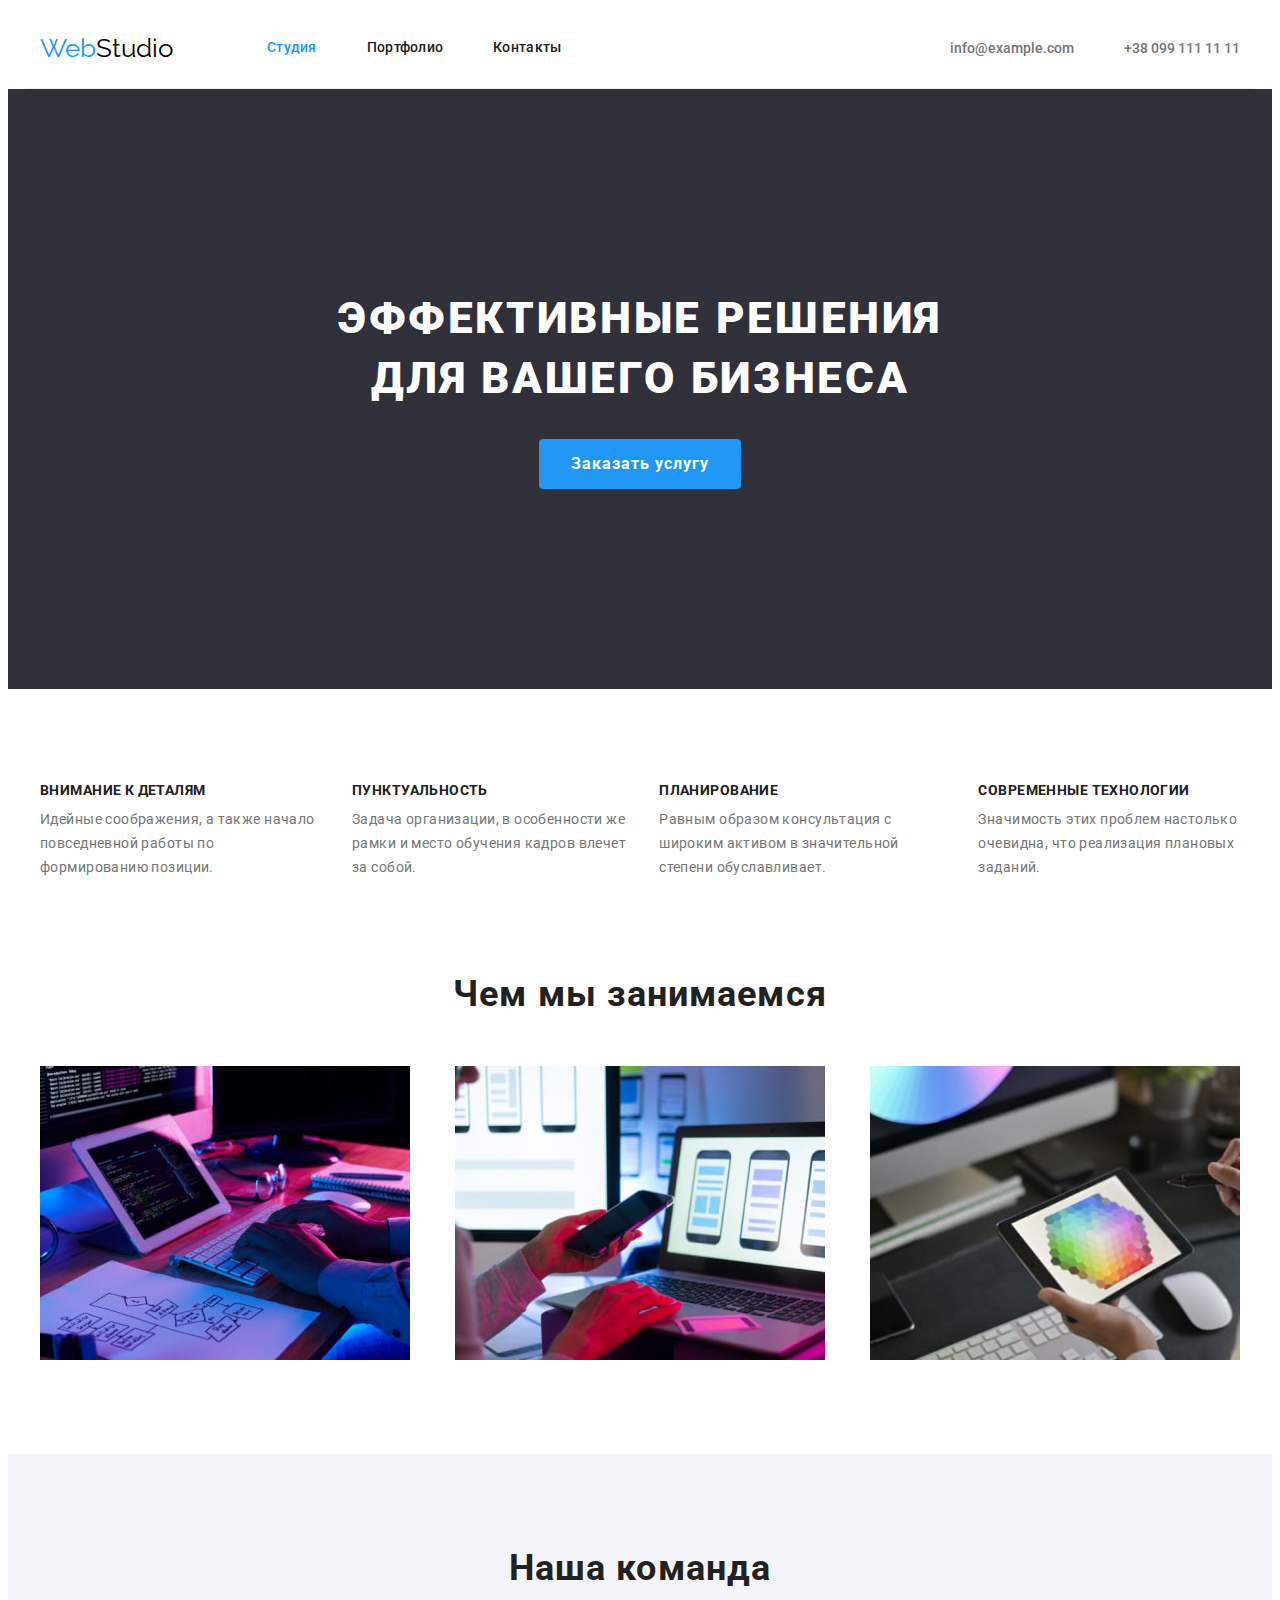
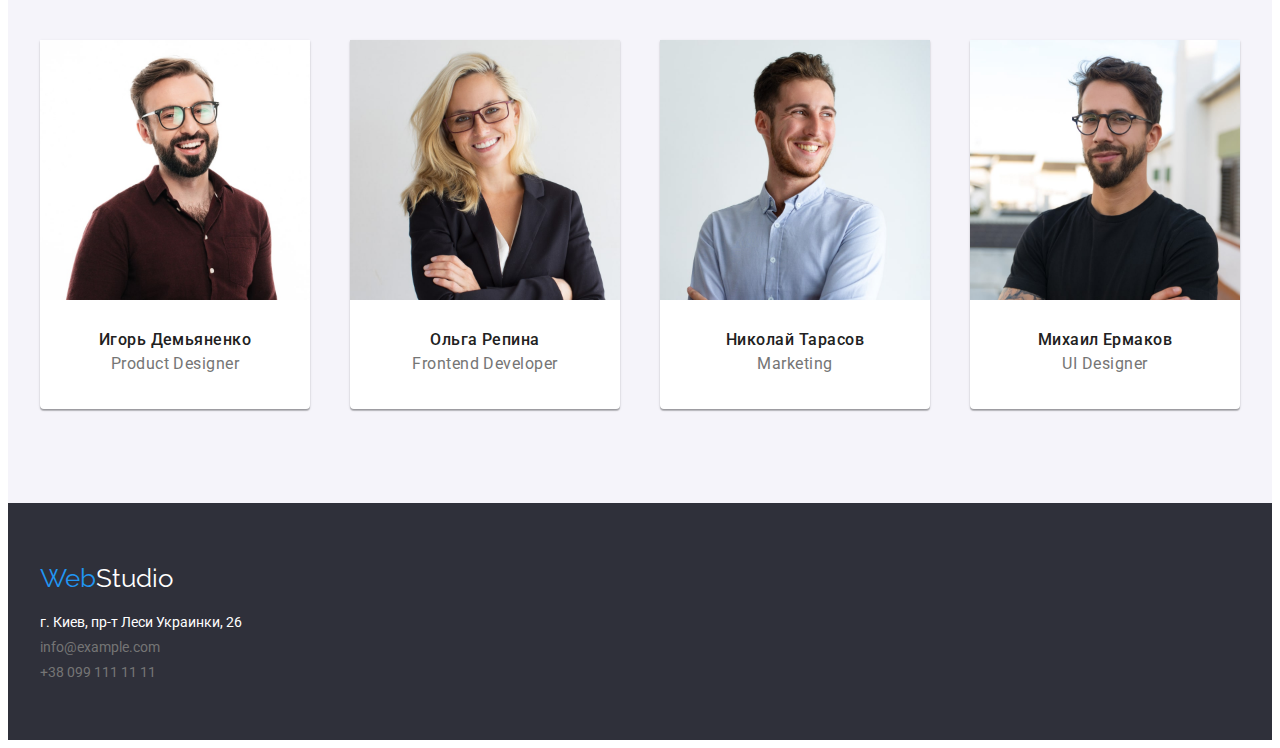
<file: index.html>
<!DOCTYPE html>
<html lang="ru">
  <!-- Цей файл є домашнім завданням № 3-->
  <head>
    <meta charset="UTF-8" />
    <meta http-equiv="X-UA-Compatible" content="IE=edge" />
    <meta name="viewport" content="width=device-width, initial-scale=1.0" />
    <link rel="preconnect" href="https://fonts.googleapis.com" />
    <link rel="preconnect" href="https://fonts.gstatic.com" crossorigin />
    <link
      href="https://fonts.googleapis.com/css2?family=Raleway:wght@700&family=Roboto:wght@400;500;700;900&display=swap"
      rel="stylesheet"
    />
    <!-- <link rel="stylesheet" href="./css/reset.css" /> -->
    <link
      rel="stylesheet"
      href="https://cdnjs.cloudflare.com/ajax/libs/modern-normalize/1.1.0/modern-normalize.min.css"
      integrity="sha512-wpPYUAdjBVSE4KJnH1VR1HeZfpl1ub8YT/NKx4PuQ5NmX2tKuGu6U/JRp5y+Y8XG2tV+wKQpNHVUX03MfMFn9Q=="
      crossorigin="anonymous"
      referrerpolicy="no-referrer"
    />
    <link rel="stylesheet" href="./css/styles.css" />
    <title>WebStudio</title>
  </head>
  <body>
    <!----------- Шапка ------------>
    <header>
      <div class="container container-header">
        <nav class="navigation">
          <a class="logo link" href="./index.html" lang="en"
            >Web<span class="logo-bl">Studio</span></a
          >
          <ul class="site-navigatioin">
            <li class="site-nav-item">
              <a href="./index.html" class="link link-studio current">Студия</a>
            </li>
            <li class="site-nav-item">
              <a href="./portfolio.html" class="link link-portfolio"
                >Портфолио</a
              >
            </li>
            <li class="site-nav-item">
              <a href="#contacts" class="link link-contacts">Контакты</a>
            </li>
          </ul>
        </nav>

        <ul class="contacts-header">
          <li class="item-contacts-header">
            <a href="mailto:info@example.com" class="link link-mail"
              >info@example.com</a
            >
          </li>
          <li class="item-contacts-header">
            <a href="tel:+380991111111" class="link link-tel"
              >+38 099 111 11 11</a
            >
          </li>
        </ul>
      </div>
    </header>

    <!----------- Основний контент ------------->
    <main>
      <section class="hero">
        <div class="container">
          <h1 class="title title-hero">
            Эффективные решения для вашего бизнеса
          </h1>
          <button type="button" class="btn-text">Заказать услугу</button>
        </div>
      </section>

      <!-- Секція особенности -->
      <section class="features section">
        <div class="container">
          <h2 class="hidden-title">Особенности</h2>
          <ul class="features-list list">
            <li class="item-features-list">
              <h3 class="features-list-title">Внимание к деталям</h3>
              <p class="features-list-text">
                Идейные соображения, а также начало повседневной работы по
                формированию позиции.
              </p>
            </li>
            <li class="item-features-list">
              <h3 class="features-list-title">Пунктуальность</h3>
              <p class="features-list-text">
                Задача организации, в особенности же рамки и место обучения
                кадров влечет за собой.
              </p>
            </li>
            <li class="item-features-list">
              <h3 class="features-list-title">Планирование</h3>
              <p class="features-list-text">
                Равным образом консультация с широким активом в значительной
                степени обуславливает.
              </p>
            </li>
            <li class="item-features-list">
              <h3 class="features-list-title">Современные технологии</h3>
              <p class="features-list-text">
                Значимость этих проблем настолько очевидна, что реализация
                плановых заданий.
              </p>
            </li>
          </ul>
        </div>
      </section>
      <!---- Секція Чим ми займаємось ---------->
      <section class="section we-intereses">
        <div class="container">
          <h2 class="we-intereses-title">Чем мы занимаемся</h2>
          <ul class="list we-intereses-list">
            <li>
              <img
                src="./images/img-1-min.jpg"
                alt="Специалист набирает текст на клавиатуре"
                width="370"
              />
            </li>
            <li>
              <img
                src="./images/img-2-min.jpg"
                alt="Специалист на ноутбуке создает приложение для мобильних устройств"
                width="370"
              />
            </li>
            <li>
              <img
                src="./images/img-3-min.jpg"
                alt="Специалист держит в руке планшетное устройство с изображением цветовой палитры"
                width="370"
              />
            </li>
          </ul>
        </div>
      </section>

      <!----------- Секція Наша команда------------------>

      <section class="our-team section">
        <div class="container">
          <h2 class="our-team-title">Наша команда</h2>
          <ul class="list our-team-list">
            <li class="our-team-list-item">
              <img
                src="./images/img-igor-min.jpg"
                alt="Фотокарточка Игоря Демьяненко"
                width="270"
              />
              <div class="our-team-text">
                <h3 class="name-person">Игорь Демьяненко</h3>
                <p class="position" lang="en">Product Designer</p>
              </div>
            </li>
            <li class="our-team-list-item">
              <img
                src="./images/img-olga-min.jpg"
                alt="Фотокарточка Ольги Репиной"
                width="270"
              />
              <div class="our-team-text">
                <h3 class="name-person">Ольга Репина</h3>
                <p class="position" lang="en">Frontend Developer</p>
              </div>
            </li>
            <li class="our-team-list-item">
              <img
                src="./images/img-nikolaj-min.jpg"
                alt="Фотокарточка Николая Тарасова"
                width="270"
              />
              <div class="our-team-text">
                <h3 class="name-person">Николай Тарасов</h3>
                <p class="position" lang="en">Marketing</p>
              </div>
            </li>
            <li class="our-team-list-item">
              <img
                src="./images/img-miha-min.jpg"
                alt="Фотокарточка Михаила Ермакова"
                width="270"
              />
              <div class="our-team-text">
                <h3 class="name-person">Михаил Ермаков</h3>
                <p class="position" lang="en">UI Designer</p>
              </div>
            </li>
          </ul>
        </div>
      </section>
    </main>

    <!-------- Підвал з контакатами ----------------->
    <footer class="footer-site">
      <div class="container container-footer">
        <a class="logo link logo-footer" href="./index.html"
          >Web<span class="logo-wh">Studio</span></a
        >
        <address id="contacts">
          <ul class="list-contacts list">
            <li class="item-contacts-footer">
              <a
                href="https://www.google.com/maps/place/%D0%B1%D1%83%D0%BB%D1%8C%D0%B2%D0%B0%D1%80+%D0%9B%D0%B5%D1%81%D1%96+%D0%A3%D0%BA%D1%80%D0%B0%D1%97%D0%BD%D0%BA%D0%B8,+26,+%D0%9A%D0%B8%D1%97%D0%B2,+02000/@50.4265807,30.5361971,17z/data=!3m1!4b1!4m5!3m4!1s0x40d4cf0e033ecbe9:0x57a4dffefec77da0!8m2!3d50.4265807!4d30.5383858"
                target="_blank"
                rel="noopener, noreferrer"
                class="link link-map"
                >г. Киев, пр-т Леси Украинки, 26</a
              >
            </li>
            <li class="item-contacts-footer">
              <a href="mailto:info@example.com" class="link link-mail"
                >info@example.com</a
              >
            </li>
            <li class="item-contacts-footer">
              <a href="tel:+380991111111" class="link link-tel"
                >+38 099 111 11 11</a
              >
            </li>
          </ul>
        </address>
      </div>
    </footer>
  </body>
</html>
</file>
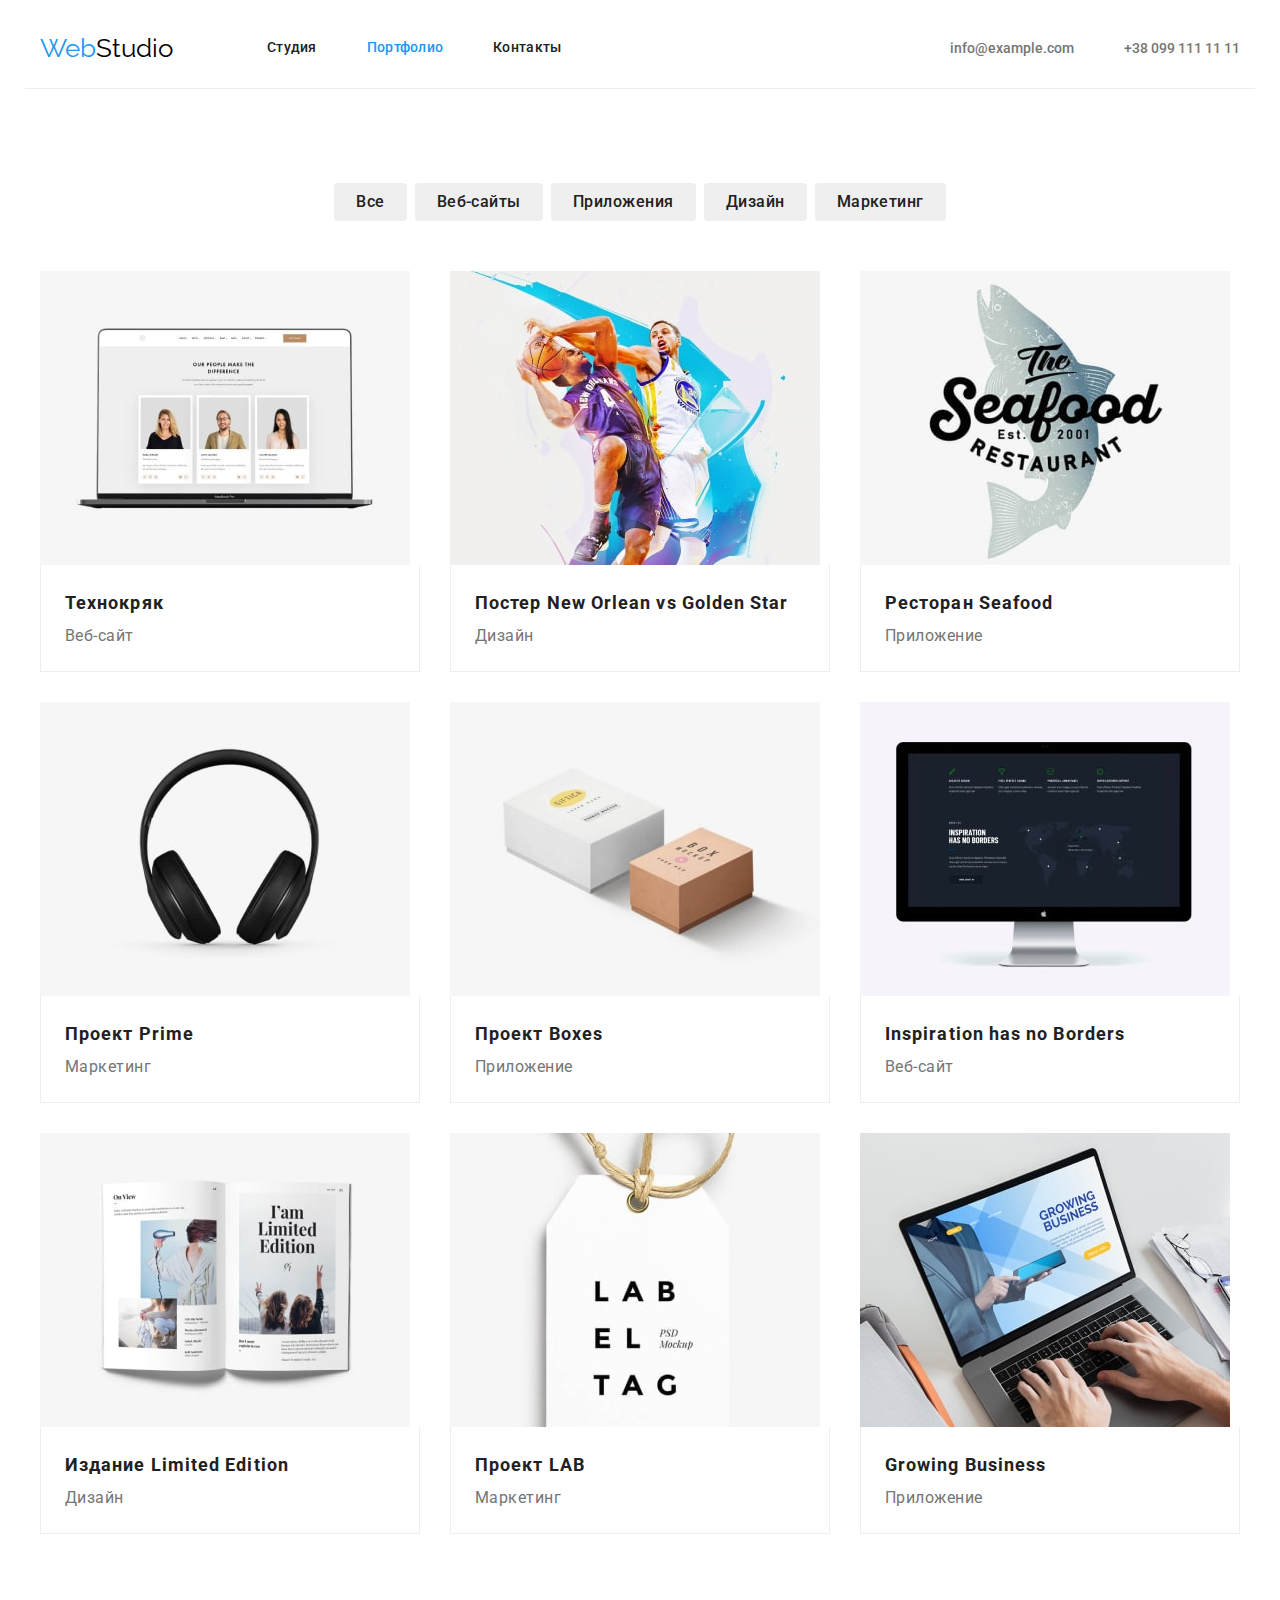
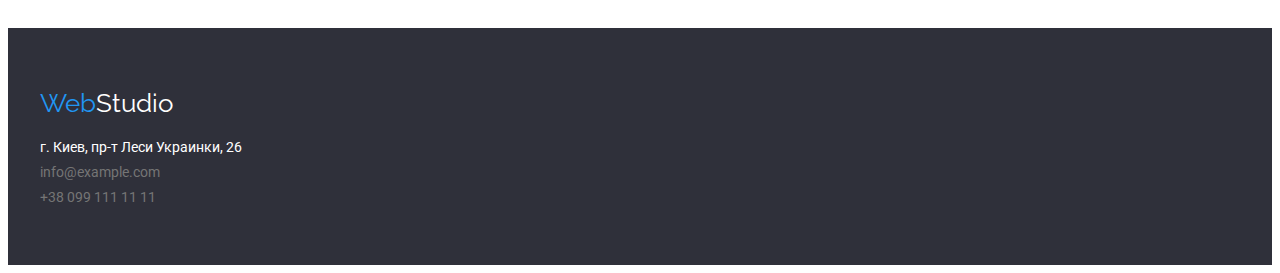
<file: portfolio.html>
<!DOCTYPE html>
<html lang="ru">
  <!------------- Цей файл є домашнім завданням № 3--------------->
  <head>
    <meta charset="UTF-8" />
    <meta http-equiv="X-UA-Compatible" content="IE=edge" />
    <meta name="viewport" content="width=device-width, initial-scale=1.0" />
    <link rel="preconnect" href="https://fonts.googleapis.com" />
    <link rel="preconnect" href="https://fonts.gstatic.com" crossorigin />
    <link
      href="https://fonts.googleapis.com/css2?family=Raleway:wght@700&family=Roboto:wght@400;500;700;900&display=swap"
      rel="stylesheet"
    />
    <!-- <link rel="stylesheet" href="./css/reset.css" /> -->
    <link
      rel="stylesheet"
      href="https://cdnjs.cloudflare.com/ajax/libs/modern-normalize/1.1.0/modern-normalize.min.css"
      integrity="sha512-wpPYUAdjBVSE4KJnH1VR1HeZfpl1ub8YT/NKx4PuQ5NmX2tKuGu6U/JRp5y+Y8XG2tV+wKQpNHVUX03MfMFn9Q=="
      crossorigin="anonymous"
      referrerpolicy="no-referrer"
    />
    <link rel="stylesheet" href="./css/styles.css" />
    <title>Portfolio</title>
  </head>
  <body>
    <!------- Шапка ------------------->
    <header>
      <div class="container container-header">
        <nav class="navigation">
          <a class="logo link" href="./index.html" lang="en"
            >Web<span class="logo-bl">Studio</span></a
          >
          <ul class="site-navigatioin">
            <li class="site-nav-item">
              <a href="./index.html" class="link link-studio">Студия</a>
            </li>
            <li class="site-nav-item">
              <a href="./portfolio.html" class="link link-portfolio current"
                >Портфолио</a
              >
            </li>
            <li class="site-nav-item">
              <a href="#contacts" class="link link-contacts">Контакты</a>
            </li>
          </ul>
        </nav>

        <ul class="contacts-header">
          <li class="item-contacts-header">
            <a href="mailto:info@example.com" class="link link-mail"
              >info@example.com</a
            >
          </li>
          <li class="item-contacts-header">
            <a href="tel:+380991111111" class="link link-tel"
              >+38 099 111 11 11</a
            >
          </li>
        </ul>
      </div>
    </header>
    <!--------------- Основний контент -------------------->
    <main class="container">
      <h1 class="hidden-title">Наши работы</h1>
      <div class="section">
        <ul class="list-button list">
          <li class="item-list-button">
            <button type="button" class="all-project-btn btn-filter">
              Все
            </button>
          </li>
          <li class="item-list-button">
            <button type="button" class="type-project-btn btn-filter">
              Веб-сайты
            </button>
          </li>
          <li class="item-list-button">
            <button type="button" class="type-project-btn btn-filter">
              Приложения
            </button>
          </li>
          <li class="item-list-button">
            <button type="button" class="type-project-btn btn-filter">
              Дизайн
            </button>
          </li>
          <li class="item-list-button">
            <button type="button" class="type-project-btn btn-filter">
              Маркетинг
            </button>
          </li>
        </ul>

        <ul class="list list-project">
          <li class="item-list-project">
            <img
              src="./images/tehnocrack-min.jpg"
              alt="На мониторе компьютера изображены фото троих людей"
              width="370"
            />
            <div class="text-project">
              <h2 class="name-project">Технокряк</h2>
              <p class="type-project">Веб-сайт</p>
            </div>
          </li>
          <li class="item-list-project">
            <img
              src="./images/poster-min.jpg"
              alt="Два баскетболиста в борьбе за мяч"
              width="370"
            />
            <div class="text-project">
              <h2 class="name-project">
                Постер <span lang="en">New Orlean vs Golden Star</span>
              </h2>
              <p class="type-project">Дизайн</p>
            </div>
          </li>
          <li class="item-list-project">
            <img
              src="./images/restaurant-min.jpg"
              alt="Логотип рыбного ресторана в виде рыбы"
              width="370"
            />
            <div class="text-project">
              <h2 class="name-project">
                Ресторан <span lang="en">Seafood</span>
              </h2>
              <p class="type-project">Приложение</p>
            </div>
          </li>
          <li class="item-list-project">
            <img
              src="./images/headphone-min.jpg"
              alt="Наушники черного цвета"
              width="370"
            />
            <div class="text-project">
              <h2 class="name-project">Проект <span lang="en">Prime</span></h2>
              <p class="type-project">Маркетинг</p>
            </div>
          </li>
          <li class="item-list-project">
            <img
              src="./images/boxes-min.jpg"
              alt="Изображены две картонные коробки"
              width="370"
            />
            <div class="text-project">
              <h2 class="name-project">Проект <span lang="en">Boxes</span></h2>
              <p class="type-project">Приложение</p>
            </div>
          </li>
          <li class="item-list-project">
            <img
              src="./images/display-min.jpg"
              alt="Изображение монитора компьютера с открытой веб-страницей"
              width="370"
            />
            <div class="text-project">
              <h2 class="name-project" lang="en">Inspiration has no Borders</h2>
              <p class="type-project">Веб-сайт</p>
            </div>
          </li>
          <li class="item-list-project">
            <img
              src="./images/limedition-min.jpg"
              alt="Страницы журнала"
              width="370"
            />
            <div class="text-project">
              <h2 class="name-project">
                Издание <span lang="en">Limited Edition</span>
              </h2>
              <p class="type-project">Дизайн</p>
            </div>
          </li>
          <li class="item-list-project">
            <img
              src="./images/label-min.jpg"
              alt="Изображение бирки с веревочкой"
              width="370"
            />
            <div class="text-project">
              <h2 class="name-project">Проект LAB</h2>
              <p class="type-project">Маркетинг</p>
            </div>
          </li>
          <li class="item-list-project">
            <img
              src="./images/laptop-min.jpg"
              alt="Изображение монитора компьютера с запущеным приложением"
              width="370"
            />
            <div class="text-project">
              <h2 class="name-project" lang="en">Growing Business</h2>
              <p class="type-project">Приложение</p>
            </div>
          </li>
        </ul>
      </div>
    </main>
    <!---------------------------------- Підвал з контакатами ----------------------------->
    <footer class="footer-site">
      <div class="container container-footer">
        <a class="logo link logo-footer" href="./index.html"
          >Web<span class="logo-wh">Studio</span></a
        >
        <address id="contacts">
          <ul class="list-contacts list">
            <li class="item-contacts-footer">
              <a
                href="https://www.google.com/maps/place/%D0%B1%D1%83%D0%BB%D1%8C%D0%B2%D0%B0%D1%80+%D0%9B%D0%B5%D1%81%D1%96+%D0%A3%D0%BA%D1%80%D0%B0%D1%97%D0%BD%D0%BA%D0%B8,+26,+%D0%9A%D0%B8%D1%97%D0%B2,+02000/@50.4265807,30.5361971,17z/data=!3m1!4b1!4m5!3m4!1s0x40d4cf0e033ecbe9:0x57a4dffefec77da0!8m2!3d50.4265807!4d30.5383858"
                target="_blank"
                rel="noopener, noreferrer"
                class="link link-map"
                >г. Киев, пр-т Леси Украинки, 26</a
              >
            </li>
            <li class="item-contacts-footer">
              <a href="mailto:info@example.com" class="link link-mail"
                >info@example.com</a
              >
            </li>
            <li class="item-contacts-footer">
              <a href="tel:+380991111111" class="link link-tel"
                >+38 099 111 11 11</a
              >
            </li>
          </ul>
        </address>
      </div>
    </footer>
  </body>
</html>
</file>
<file: css/styles.css>
body {
  font-family: "Roboto", sans-serif;
  color: var(--basic-text);
  background-color: var(--color-logo-wh);
  font-size: 14px;
}

.hidden-title {
  width: 1px;
  height: 1px;
  overflow: hidden;
  margin: 0;
  opacity: 0;
  margin-top: -1px;
}

h1,
h2,
h3,
h4,
h5,
h6,
p,
ul {
  margin: 0;
  padding: 0;
  border: 0;
  font-size: 100%;
  font: inherit;
  vertical-align: baseline;
  list-style: none;
}

img {
  display: block;
}

button {
  border: none;
  border-radius: 4px;
}

:root {
  --accent-color: #2196f3;
  --color-logo-bl: #000000;
  --color-logo-wh: #ffffff;
  --color-title: #212121;
  --basic-text: #757575;
  --color-background: #2f303a;
  --background-wh: #f5f4fa;
}

.container {
  width: 1200px;
  padding: 0 15px;
  margin: 0 auto;
}

.container-header {
  display: flex;
  justify-content: space-between;
  align-items: center;
  border-bottom: 1px solid #ececec;
}

.navigation {
  display: flex;
}

.logo {
  color: var(--accent-color);
  font-family: "Raleway", sans-serif;
  font-size: 26px;
  line-height: 1.19;
  text-decoration: none;
  display: flex;
  align-items: center;
}

.logo-bl {
  color: var(--color-logo-bl);
}

.logo-wh {
  color: var(--color-logo-wh);
}

.site-navigatioin {
  font-weight: 500;
  font-size: 14px;
  line-height: 1.14;
  letter-spacing: 0.02em;
  display: flex;
  align-items: center;
  margin-left: 94px;
}

.site-nav-item:not(:last-child) {
  margin-right: 50px;
}

.link-studio,
.link-portfolio,
.link-contacts {
  color: var(--color-title);
  padding: 32px 0;
  display: block;
}

.item-contacts-header:not(:last-child) {
  margin-right: 50px;
}

.contacts-header {
  display: flex;
  font-weight: 500;
}

.link {
  text-decoration: none;
  font-style: normal;
}

.link:hover,
.link:focus {
  color: var(--accent-color);
}

.link:corner-present(link) {
  color-adjust: var(--accent-color);
}

.link:current(link) {
  color: var(--accent-color);
}

.current {
  color: var(--accent-color);
}

.link-tel,
.link-mail {
  color: var(--basic-text);
  display: block;
}

/* Подвал сайта */

.footer-site {
  background-color: #2f303a;
  padding: 60px 0px;
}

.container-footer {
  display: flex;
  flex-direction: column;
  align-items: flex-start;
}

.logo-footer {
  margin-bottom: 20px;
}

.link-map {
  color: #ffffff;
}

.item-contacts-footer:not(:last-child) {
  margin-bottom: 9px;
}

/*        Основний контент     */

.hero {
  background-color: var(--color-background);
  padding: 200px 0;
}

.title-hero {
  color: var(--color-logo-wh);
  font-weight: 900;
  font-size: 44px;
  line-height: 1.36;
  text-align: center;
  letter-spacing: 0.06em;
  text-transform: uppercase;
  max-width: 650px;
  margin: 0 auto;
  margin-bottom: 30px;
}

.btn-text {
  background-color: var(--accent-color);
  color: var(--color-logo-wh);
  font-family: inherit;
  font-weight: 700;
  font-size: 16px;
  line-height: 1.87;
  letter-spacing: 0.06em;
  cursor: pointer;
  display: block;
  margin: 0 auto;
  padding: 10px 32px;
}

.section {
  padding: 94px 0px;
}

.features {
  padding-bottom: 0px;
}

.features-list {
  display: flex;
  justify-content: space-between;
}

.item-features-list:not(:last-child) {
  margin-right: 30px;
}

.features-list-title {
  font-weight: 700;
  font-size: 14px;
  line-height: 1.14;
  letter-spacing: 0.03em;
  text-transform: uppercase;
  margin-bottom: 10px;
  color: var(--color-title);
}
.features-list-text {
  font-size: 14px;
  line-height: 1.71;
  letter-spacing: 0.03em;
  color: var(--basic-text);
}

.we-intereses-title,
.our-team-title {
  font-weight: 700;
  font-size: 36px;
  line-height: 1.16;
  letter-spacing: 0.03em;
  color: var(--color-title);
  margin-bottom: 50px;
  text-align: center;
}

.we-intereses-list {
  display: flex;
  justify-content: space-between;
}

/* Секія "Наша команда" */

.our-team {
  background-color: var(--background-wh);
}

.our-team-list {
  display: flex;
  justify-content: space-between;
}

.our-team-list-item {
  background: #ffffff;
  box-shadow: 0px 1px 3px rgba(0, 0, 0, 0.12), 0px 1px 1px rgba(0, 0, 0, 0.14),
    0px 2px 1px rgba(0, 0, 0, 0.2);
  border-radius: 0px 0px 4px 4px;
}

.our-team-text {
  margin: 0;
  margin: 30px auto;
  text-align: center;
}

.name-person {
  font-weight: 500;
  font-size: 16px;
  line-height: 1.19;
  letter-spacing: 0.03em;
  color: var(--color-title);
}

.position {
  font-size: 16px;
  line-height: 1.87;
  letter-spacing: 0.03em;
}

/*            Портфолио                */

.list-button {
  display: flex;
  justify-content: center;
  margin-bottom: 50px;
}

.item-list-button:not(:last-child) {
  margin-right: 8px;
}

.btn-filter {
  font-family: inherit;
  font-weight: 500;
  font-size: 16px;
  line-height: 1.62;
  text-align: center;
  letter-spacing: 0.03em;
  cursor: pointer;
  color: var(--color-title);
  padding: 6px 22px;
}

.btn-filter:hover,
.btn-filter:focus {
  color: var(--color-logo-wh);
  background-color: var(--accent-color);
}

.btn-text:hover,
.btn-text:focus {
  color: var(--color-logo-wh);
  background-color: #188ce8;
}

.btn-filter:hover,
.btn-filter:focus {
  box-shadow: 0px 3px 1px rgba(0, 0, 0, 0.1), 0px 1px 2px rgba(0, 0, 0, 0.08),
    0px 2px 2px rgba(0, 0, 0, 0.12);
  border-radius: 4px;
}

.name-project {
  font-size: 18px;
  line-height: 2;
  letter-spacing: 0.06em;
  color: var(--color-title);
  font-weight: 700;
}

.type-project {
  font-size: 16px;
  line-height: 1.87;
  letter-spacing: 0.03em;
  color: var(--basic-text);
}

.list-project {
  display: flex;
  flex-wrap: wrap;
  margin-left: -30px;
  margin-top: -30px;
}

.item-list-project {
  flex-basis: calc(100% / 3 - 30px);
  margin-left: 30px;
  margin-top: 30px;
}

.text-project {
  border: solid 1px #eeeeee;
  border-top: none;
  padding: 20px 24px;
}
</file>
